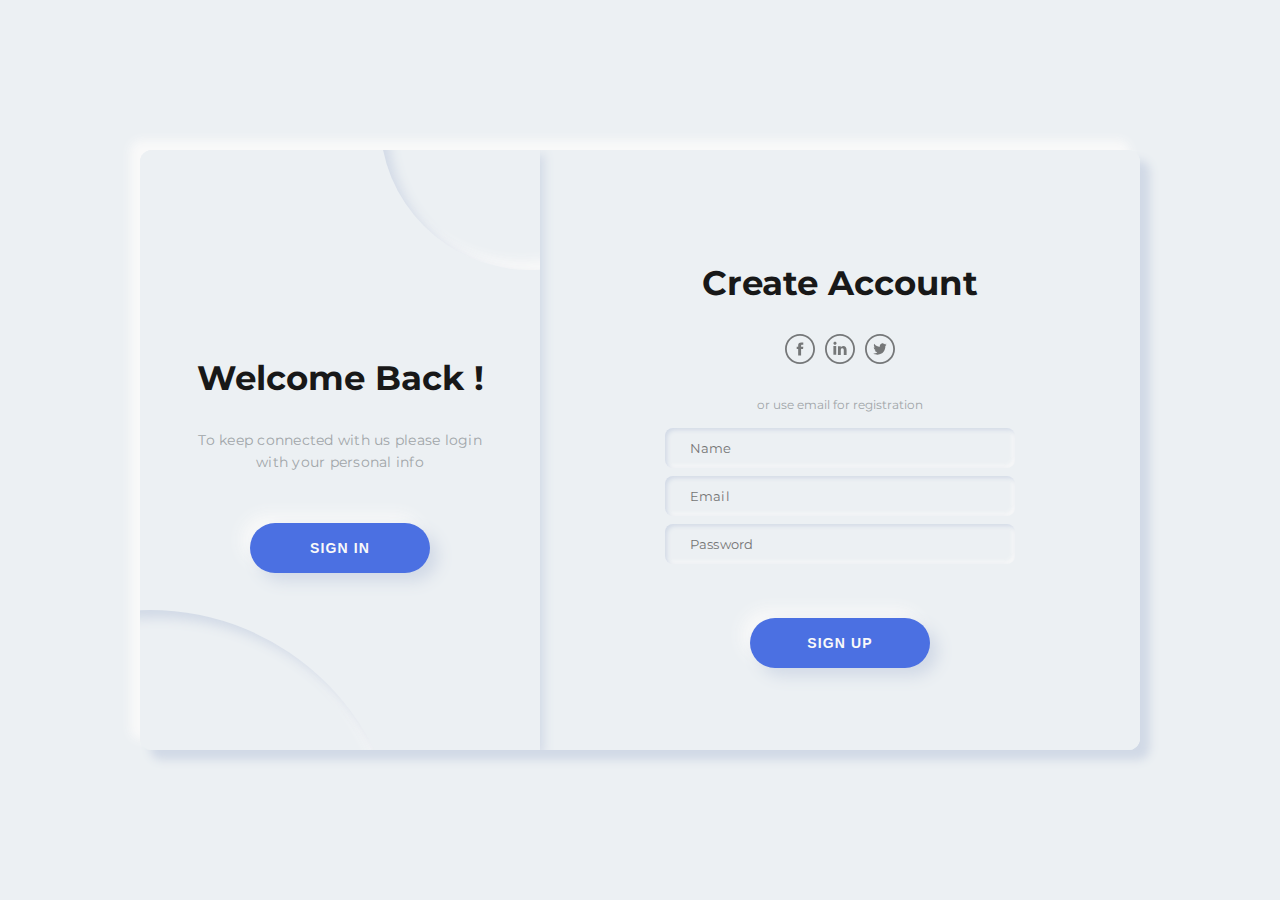
<file: index.html>
<!DOCTYPE html>
<html lang="es" dir="ltr">
  <head>
    <meta name="viewport" content="width=device-width, user-scalable=no, initial-scale=1.0">
    <meta charset="utf-8">
    <link rel="stylesheet" type="text/css" href="main.css">
    <link href="https://fonts.googleapis.com/css2?family=Montserrat:wght@400;700;800&display=swap" rel="stylesheet">
  </head>
  <body>
    <div class="main">
      <div class="container a-container" id="a-container">
        <form class="form" id="a-form" method="" action="">
          <h2 class="form_title title">Create Account</h2>
          <div class="form__icons"><img class="form__icon" src="[data-uri]" alt=""><img class="form__icon" src="[data-uri]"><img class="form__icon" src="[data-uri]"></div><span class="form__span">or use email for registration</span>
          <input class="form__input" type="text" placeholder="Name">
          <input class="form__input" type="text" placeholder="Email">
          <input class="form__input" type="password" placeholder="Password">
          <button class="form__button button submit">SIGN UP</button>
        </form>
      </div>
      <div class="container b-container" id="b-container">
        <form class="form" id="b-form" method="" action="">
          <h2 class="form_title title">Sign in to Website</h2>
          <div class="form__icons"><img class="form__icon" src="[data-uri]" alt=""><img class="form__icon" src="[data-uri]"><img class="form__icon" src="[data-uri]"></div><span class="form__span">or use your email account</span>
          <input class="form__input" type="text" placeholder="Email">
          <input class="form__input" type="password" placeholder="Password"><a class="form__link">Forgot your password?</a>
          <button class="form__button button submit">SIGN IN</button>
        </form>
      </div>
      <div class="switch" id="switch-cnt">
        <div class="switch__circle"></div>
        <div class="switch__circle switch__circle--t"></div>
        <div class="switch__container" id="switch-c1">
          <h2 class="switch__title title">Welcome Back !</h2>
          <p class="switch__description description">To keep connected with us please login with your personal info</p>
          <button class="switch__button button switch-btn">SIGN IN</button>
        </div>
        <div class="switch__container is-hidden" id="switch-c2">
          <h2 class="switch__title title">Hello Friend !</h2>
          <p class="switch__description description">Enter your personal details and start journey with us</p>
          <button class="switch__button button switch-btn">SIGN UP</button>
        </div>
      </div>
    </div>
  </body>
</html>
</file>
<file: main.css>
/* author: https://codepen.io/ricardoolivaalonso/pen/YzyaRPN
Ricardo Oliva Alonso */
*, *::after, *::before {
  margin: 0;
  padding: 0;
  box-sizing: border-box;
  user-select: none;
}

/* Generic */
body {
  width: 100%;
  height: 100vh;
  display: flex;
  justify-content: center;
  align-items: center;
  font-family: "Montserrat", sans-serif;
  font-size: 12px;
  background-color: #ecf0f3;
  color: #a0a5a8;
}

/**/
.main {
  position: relative;
  width: 1000px;
  min-width: 1000px;
  min-height: 600px;
  height: 600px;
  padding: 25px;
  background-color: #ecf0f3;
  box-shadow: 10px 10px 10px #d1d9e6, -10px -10px 10px #f9f9f9;
  border-radius: 12px;
  overflow: hidden;
}
@media (max-width: 1200px) {
  .main {
    transform: scale(0.7);
  }
}
@media (max-width: 1000px) {
  .main {
    transform: scale(0.6);
  }
}
@media (max-width: 800px) {
  .main {
    transform: scale(0.5);
  }
}
@media (max-width: 600px) {
  .main {
    transform: scale(0.4);
  }
}

.container {
  display: flex;
  justify-content: center;
  align-items: center;
  position: absolute;
  top: 0;
  width: 600px;
  height: 100%;
  padding: 25px;
  background-color: #ecf0f3;
  transition: 1.25s;
}

.form {
  display: flex;
  justify-content: center;
  align-items: center;
  flex-direction: column;
  width: 100%;
  height: 100%;
}
.form__icon {
  object-fit: contain;
  width: 30px;
  margin: 0 5px;
  opacity: 0.5;
  transition: 0.15s;
}
.form__icon:hover {
  opacity: 1;
  transition: 0.15s;
  cursor: pointer;
}
.form__input {
  width: 350px;
  height: 40px;
  margin: 4px 0;
  padding-left: 25px;
  font-size: 13px;
  letter-spacing: 0.15px;
  border: none;
  outline: none;
  font-family: "Montserrat", sans-serif;
  background-color: #ecf0f3;
  transition: 0.25s ease;
  border-radius: 8px;
  box-shadow: inset 2px 2px 4px #d1d9e6, inset -2px -2px 4px #f9f9f9;
}
.form__input:focus {
  box-shadow: inset 4px 4px 4px #d1d9e6, inset -4px -4px 4px #f9f9f9;
}
.form__span {
  margin-top: 30px;
  margin-bottom: 12px;
}
.form__link {
  color: #181818;
  font-size: 15px;
  margin-top: 25px;
  border-bottom: 1px solid #a0a5a8;
  line-height: 2;
}

.title {
  font-size: 34px;
  font-weight: 700;
  line-height: 3;
  color: #181818;
}

.description {
  font-size: 14px;
  letter-spacing: 0.25px;
  text-align: center;
  line-height: 1.6;
}

.button {
  width: 180px;
  height: 50px;
  border-radius: 25px;
  margin-top: 50px;
  font-weight: 700;
  font-size: 14px;
  letter-spacing: 1.15px;
  background-color: #4B70E2;
  color: #f9f9f9;
  box-shadow: 8px 8px 16px #d1d9e6, -8px -8px 16px #f9f9f9;
  border: none;
  outline: none;
}

/**/
.a-container {
  z-index: 100;
  left: calc(100% - 600px );
}

.b-container {
  left: calc(100% - 600px );
  z-index: 0;
}

.switch {
  display: flex;
  justify-content: center;
  align-items: center;
  position: absolute;
  top: 0;
  left: 0;
  height: 100%;
  width: 400px;
  padding: 50px;
  z-index: 200;
  transition: 1.25s;
  background-color: #ecf0f3;
  overflow: hidden;
  box-shadow: 4px 4px 10px #d1d9e6, -4px -4px 10px #f9f9f9;
}
.switch__circle {
  position: absolute;
  width: 500px;
  height: 500px;
  border-radius: 50%;
  background-color: #ecf0f3;
  box-shadow: inset 8px 8px 12px #d1d9e6, inset -8px -8px 12px #f9f9f9;
  bottom: -60%;
  left: -60%;
  transition: 1.25s;
}
.switch__circle--t {
  top: -30%;
  left: 60%;
  width: 300px;
  height: 300px;
}
.switch__container {
  display: flex;
  justify-content: center;
  align-items: center;
  flex-direction: column;
  position: absolute;
  width: 400px;
  padding: 50px 55px;
  transition: 1.25s;
}
.switch__button {
  cursor: pointer;
}
.switch__button:hover {
  box-shadow: 6px 6px 10px #d1d9e6, -6px -6px 10px #f9f9f9;
  transform: scale(0.985);
  transition: 0.25s;
}
.switch__button:active, .switch__button:focus {
  box-shadow: 2px 2px 6px #d1d9e6, -2px -2px 6px #f9f9f9;
  transform: scale(0.97);
  transition: 0.25s;
}

/**/
.is-txr {
  left: calc(100% - 400px );
  transition: 1.25s;
  transform-origin: left;
}

.is-txl {
  left: 0;
  transition: 1.25s;
  transform-origin: right;
}

.is-z200 {
  z-index: 200;
  transition: 1.25s;
}

.is-hidden {
  visibility: hidden;
  opacity: 0;
  position: absolute;
  transition: 1.25s;
}

.is-gx {
  animation: is-gx 1.25s;
}

@keyframes is-gx {
  0%, 10%, 100% {
    width: 400px;
  }
  30%, 50% {
    width: 500px;
  }
}
</file>
